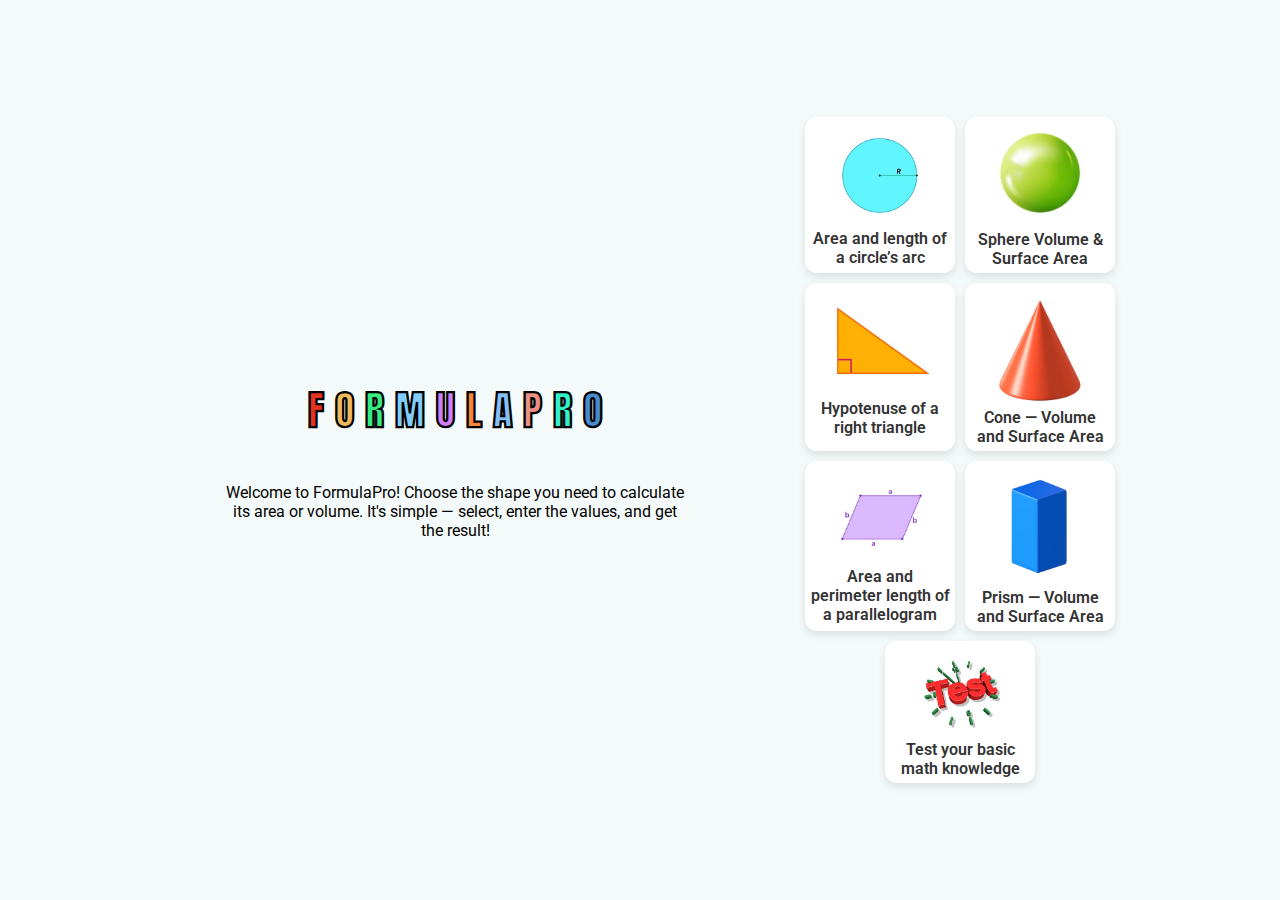
<file: index.html>
<!DOCTYPE html>
<html lang="en">
<head>
    <meta charset="UTF-8">
    <meta name="viewport" content="width=device-width, initial-scale=1.0">
    <link rel="icon" href="./pictures/geometric-shapes.ico" />
    <title>FormulaPro</title>
    <link rel="stylesheet" href="style.css">
</head>
<body>
    <div class="intro">
      <div class="word">
  <span style="color: #e4331f;">F</span>
  <span style="color: #f1b95d;">O</span>
  <span style="color: #37eb82;">R</span>
  <span style="color: #81cdff;">M</span>
  <span style="color: #d17df5;">U</span>
  <span style="color: #f7863b;">L</span>
  <span style="color: #85c0fa;">A</span>
  <span style="color: #ec9086;">P</span>
  <span style="color: #32f0ca;">R</span>
  <span style="color: #488bce;">O</span>
</div>
 <div class="welcome">
 <p>Welcome to FormulaPro!
Choose the shape you need to calculate its area or volume.
It's simple — select, enter the values, and get the result!</p>
</div>
</div>

<div class="container">

  <!-- 3 ряда по 2 кнопки -->
  <div>
    <div class="btn">
      <a href="./circle/circle.html">
        <img src="./pictures/krug.jpg" />
        <p>Area and length of a circle’s arc</p>
      </a>
    </div>
    <div class="btn">
      <a href="./sphere/sphere.html">
      <img src="./pictures/sphere.jpg" />
      <p>Sphere Volume & Surface Area</p>
      </a>
    </div>
  </div>

  <div>
    <div class="btn">
      <a href="./triangle/triangle.html">
      <img src="./pictures/triangle.jpg" />
      <p>Hypotenuse of a right triangle</p>
      </a>
    </div>
    <div class="btn">
        <a href="./cone/cone.html">
      <img src="./pictures/cone.jpg" />
      <p>Cone — Volume and Surface Area</p>
      </a>
    </div>
  </div>

  <div>
    <div class="btn">
        <a href="./parallelogram/parallelogram.html">
      <img src="./pictures/parallelpgram.jpg" />
      <p>Area and perimeter length of a parallelogram</p>
      </a>
    </div>
    <div class="btn">
      <a href="./prism/prism.html">
      <img src="./pictures/paral-ped.jpg" />
      <p>Prism — Volume and Surface Area</p>
      </a>
    </div>
  </div>

  <!-- Кнопка "Test" отдельно снизу -->
  <div style="justify-content: center;">
    <div class="btn">
        <a href="./test/test.html">
      <img src="./pictures/test.jpg" />
      <p>Test your basic math knowledge</p>
      </a>
    </div>






<script src="script.js"></script>
</body>
</html>
</file>
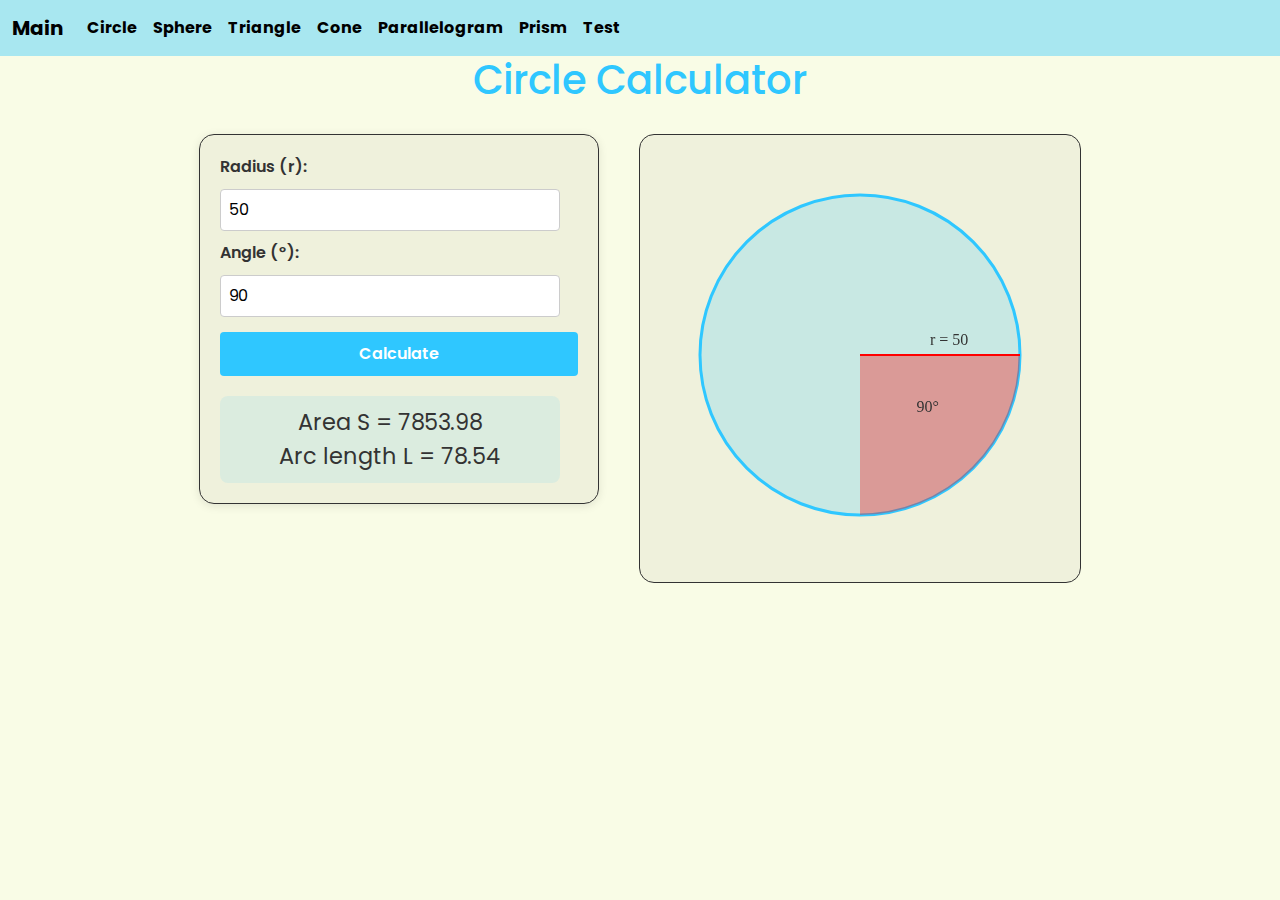
<file: circle/circle.html>
<!DOCTYPE html>
<html lang="en">
<head>
  <meta charset="UTF-8" />
  <meta name="viewport" content="width=device-width, initial-scale=1.0" />
    <link href="https://cdn.jsdelivr.net/npm/bootstrap@5.3.3/dist/css/bootstrap.min.css" rel="stylesheet">
  <title>Circle Calculator</title>
  <link rel="stylesheet" href="circle.css">
  <link href="https://fonts.googleapis.com/css2?family=Poppins:wght@400;600&display=swap" rel="stylesheet">

  <style>
   
  </style>
</head>
<body>
      <nav class="navbar navbar-expand-lg navbar-dark bg-dark">
  <div class="container-fluid">
    <a class="navbar-brand" href="../index.html">Main</a>
    <button class="navbar-toggler" type="button" data-bs-toggle="collapse" data-bs-target="#navbarMain"
      aria-controls="navbarMain" aria-expanded="false" aria-label="Toggle navigation">
      <span class="navbar-toggler-icon"></span>
    </button>

    <div class="collapse navbar-collapse" id="navbarMain">
      <ul class="navbar-nav me-auto mb-2 mb-lg-0">
        <li class="nav-item">
          <a class="nav-link active" aria-current="page" href="../circle/circle.html">Circle</a>
        </li>
        <li class="nav-item">
          <a class="nav-link active" aria-current="page"  href="../sphere/sphere.html">Sphere</a>
        </li>
    <li class="nav-item">
          <a class="nav-link active" aria-current="page" href="../triangle/triangle.html">Triangle</a>
        </li>
            <li class="nav-item">
          <a class="nav-link active" aria-current="page" href="../cone/cone.html">Cone</a>
        </li>
            <li class="nav-item">
          <a class="nav-link active" aria-current="page" href="../parallelogram/parallelogram.html">Parallelogram</a>
        </li>
            <li class="nav-item">
          <a class="nav-link active" aria-current="page" href="../prism/prism.html">Prism</a>
        </li>
            <li class="nav-item">
          <a class="nav-link active" aria-current="page" href="../test/test.html">Test</a>
        </li>
      </ul>

    </div>
  </div>
</nav>

  <div class="bodyBlock">   
    <div class="header">
  <h1>Circle Calculator</h1>
   </div>

<div class="containerBlock">
  <div class="block">
    <form class="formBlock">
      <div class="labels">
        <label for="radius">Radius (r):</label>
        <input type="number" id="radius" value="50" step="1" min="1" />

        <label for="angle">Angle (°):</label>
        <input type="number" id="angle" value="90" step="1" min="0" max="360" />
      </div>
      <button class="button" id="calcBtn" type="button">Calculate</button>

      <div class="result">
        <div id="result"></div>
      </div>
    </form>
  </div>

  <div class="canvasBlock">
    <canvas id="circleCanvas" width="400" height="400"></canvas>
  </div>
</div>
</div>

<script src="circle.js"></script>
 <script src="https://cdn.jsdelivr.net/npm/bootstrap@5.3.3/dist/js/bootstrap.bundle.min.js"></script>
</body>
</html>
</file>
<file: style.css>
@import url('https://fonts.googleapis.com/css?family=Anton|Roboto');


.word {
    font-family: 'Anton', sans-serif;
    perspective: 1000px;
    perspective-origin: 200px 40px;

}
.word span {
    cursor: pointer;
    display: inline-block;
    font-size: 40px;
    user-select: none;
    line-height: .8;
    -webkit-text-stroke: 1px black;
   
}
.word span:nth-child(1).active {
    animation: balance 1.5s ease-out;
    transform-origin: 0% 100% 0px;
}
@keyframes balance {
    0%, 100% {
        transform: rotate(0deg);
    }
   
    30%, 60% {
        transform: rotate(-45deg);
    }
}




.word span:nth-child(2).active {
    animation: shrinkjump 1s ease-in-out;
    transform-origin: bottom center;
}


@keyframes shrinkjump {
    10%, 35% {
        transform: scale(2, .2) translate(0, 0);
    }
   
    45%, 50% {
        transform: scale(1) translate(0, -150px);
    }
   
    80% {
        transform: scale(1) translate(0, 0);
    }
}




.word span:nth-child(3).active {
    animation: falling 2s ease-out;
    transform-origin: bottom center;
}


@keyframes falling {
    12% {
        transform: rotateX(240deg);
    }
   
    24% {
        transform: rotateX(150deg);
    }
   
    36% {
        transform: rotateX(200deg);
    }
   
    48% {
        transform: rotateX(175deg);
    }
   
    60%, 85% {
        transform: rotateX(180deg);
    }
   
    100% {
        transform: rotateX(0deg);
    }
}


.word span:nth-child(4).active {
    animation: rotate 1s ease-out;
}


@keyframes rotate {
    20%, 80% {
        transform: rotateY(180deg);
    }
   
    100% {
        transform: rotateY(360deg);
    }
}


.word span:nth-child(5).active {
    animation: toplong 1.5s linear;
}


@keyframes toplong {
    10%, 40% {
        transform: translateY(-48vh) scaleY(1);
    }
   
    90% {
        transform: translateY(-48vh) scaleY(4);
    }
}


.word span:nth-child(6).active {
    animation: balance 1.5s ease-out;
    transform-origin: 0% 100% 0px;
}


@keyframes balance {
    0%, 100% {
        transform: rotate(0deg);
    }
   
    30%, 60% {
        transform: rotate(-45deg);
    }
}


.word span:nth-child(7).active {
    animation: shrinkjump 1s ease-in-out;
    transform-origin: bottom center;
}


@keyframes shrinkjump {
    10%, 35% {
        transform: scale(2, .2) translate(0, 0);
    }
   
    45%, 50% {
        transform: scale(1) translate(0, -150px);
    }
   
    80% {
        transform: scale(1) translate(0, 0);
    }
}


.word span:nth-child(8).active {
    animation: falling 2s ease-out;
    transform-origin: bottom center;
}


@keyframes falling {
    12% {
        transform: rotateX(240deg);
    }
   
    24% {
        transform: rotateX(150deg);
    }
   
    36% {
        transform: rotateX(200deg);
    }
   
    48% {
        transform: rotateX(175deg);
    }
   
    60%, 85% {
        transform: rotateX(180deg);
    }
   
    100% {
        transform: rotateX(0deg);
    }
}


.word span:nth-child(9).active {
    animation: rotate 1s ease-out;
}


@keyframes rotate {
    20%, 80% {
        transform: rotateY(180deg);
    }
   
    100% {
        transform: rotateY(360deg);
    }
}


.word span:nth-child(10).active {
    animation: toplong 1.5s linear;
}


@keyframes toplong {
    10%, 40% {
        transform: translateY(-18vh) scaleY(1);
    }
   
    90% {
        transform: translateY(-18vh) scaleY(4);
    }
}


body {
  display: flex;
  font-family: 'Roboto', sans-serif;
  justify-content: center;
  flex-direction: row;
  align-items: center;
  min-height: 100vh;
  margin: 0 20px;        
  gap: 60px;            
  background: #f4fafa;
  flex-wrap: wrap;  }


  .intro {
      display: flex;
      flex-direction: column;
      align-items: center;
      text-align: center;
      padding: 20px;
      margin-top: 50px;
    }
.word {
  font-size: 48px;
  font-weight: bold;
  user-select: none;
  flex-shrink: 0;        
}


.welcome {
    width: 460px;
    padding: 20px;
    margin: 20px;
}


img {
  width: 110px;
  height: auto;
  border-radius: 8px;
  object-fit: cover;


  user-select: none;
  pointer-events: none;  
 
}




.container {
  display: flex;
  flex-direction: column;
  gap: 10px;            
  max-width: 360px;
  flex-shrink: 0;      
 
}




.container > div {
  display: flex;
  justify-content: center;
  gap: 10px;            
  flex-wrap: wrap;      
}


.btn {
  display: flex;
  flex-direction: column;
  align-items: center;    
  gap: 5px;              
  cursor: pointer;
  padding: 5px 5px;
  background: white;
  border-radius: 12px;
  box-shadow: 0 4px 8px rgba(0,0,0,0.1);
  transition: transform 0.2s ease, box-shadow 0.2s ease;
  user-select: none;
  width: 140px;          
  text-align: center;
  color: #333;
  font-weight: 600;
  font-size: 1rem;
}


.btn:hover {
  transform: translateY(-6px);
  box-shadow: 0 8px 15px rgba(0,0,0,0.2);
}
p {
    margin: 0;
   
}


a {
  text-decoration: none;
  color: #333;          
}



@media all and (max-width: 909px) {
   
    .intro {
        margin-top: 50px;
    }
    .welcome {
        padding: 5px;
        margin: 5px;
    }
   
}




@media all and (max-width: 495px) {
     .word {
    font-size: 28px;
  }

  .welcome {
	width: 100%;
	padding: 10px;
	margin: 10px;
  }


  .intro {
    padding: 10px;
    margin-top: 30px;
  }
}



@media all and (max-width: 390px) {
   
img {
  width: 90px;


}
p {
    font-size: 14px;
}

     .word {
    font-size: 18px;
  }
.btn {
 
  width: 130px;      
  font-size: 14px;
}


}
</file>
<file: circle/circle.css>
body {
  background: #f9fce6;
  font-family: 'Poppins', sans-serif;
 
  color: #333;
}
.bodyBlock {
 display: flex;
  flex-direction: column;
  align-items: center;

}
.navbar {
  background-color: rgb(47, 199, 255, 0.4) !important;
}
.navbar .nav-link {
  color: black !important;
   font-weight: bold;
}
.navbar .navbar-brand {
  color: black !important;
   font-weight: bold;
}

.navbar-dark .navbar-toggler-icon {
  background-image: url("data:image/svg+xml;charset=utf8,%3Csvg viewBox='0 0 30 30' xmlns='http://www.w3.org/2000/svg'%3E%3Cpath stroke='black' stroke-width='2' stroke-linecap='round' stroke-miterlimit='10' d='M4 7h22M4 15h22M4 23h22'/%3E%3C/svg%3E");
}
h1 {
  font-size: 2.5em;
  margin-bottom: 30px;
  text-align: center;
  color: #2fc7ff;
}

.containerBlock {
  display: flex;
  justify-content: center;
  align-items: flex-start;
  flex-wrap: wrap;
  gap: 40px;
  max-width: 1200px;
  width: 100%;
}

.block {
  display: flex;
  flex-direction: column;
  align-items: center;
  border: 1px solid #333;
  background: rgba(51, 34, 31, 0.05);
  border-radius: 15px;
  padding: 20px;
  box-shadow: 0 2px 10px rgba(0, 0, 0, 0.1);
  width: 400px;
}

.formBlock {
  display: flex;
  flex-direction: column;
  width: 100%;
}

.labels {
  display: flex;
  flex-direction: column;
  gap: 10px;
  width: 100%;
}

.labels label {
  font-weight: 600;
}

.labels input {
  width: 95%;
  padding: 8px;
  border: 1px solid #ccc;
  border-radius: 4px;
  font-family: inherit;
}

.button {
  margin-top: 15px;
  padding: 10px 20px;
  background: #2fc7ff;
  border: none;
  color: white;
  border-radius: 4px;
  cursor: pointer;
  font-family: inherit;
  font-size: 16px;
  font-weight: 600;
  transition: background 0.3s;
}

.button:hover {
  background: #1da0cc;
}

.result {
  margin-top: 20px;
  padding: 10px;
  background: rgba(47, 199, 255, 0.1);
  border-radius: 8px;
  width: 95%;
  text-align: center;
  font-size: 1.4em;
  color: #333;
}

.canvasBlock {
  border: 1px solid #333;
  border-radius: 15px;
  background: rgba(51, 34, 31, 0.05);
  padding: 20px;
}

canvas {
  max-width: 100%;
  height: auto;
  border-radius: 15px;
}

@media (max-width: 920px) {
  .block {
    width: 300px;
  }
  canvas {
    width: 360px;
  }
}

@media (max-width: 700px) {
  h1 {
    font-size: 1.6em;
    margin: 10px;
  }
  .containerBlock {
    
    flex-direction: column;
    align-items: center;
  }
  .block {
    width: 95%;
    margin: 5px;
    padding: 10px;
  }
  .canvasBlock {
    width: 300px;
  }
  canvas {
    width: 300px;
  }
}
@media (max-width: 550px) {

    h1 {
        margin: 5px;
    }
    .labels {
        font-size: 14px;
    }
    #radius {
        padding: 3px;
    }
    #angle {
        padding: 3px;
    }
    #calcBtn {
   margin: 5px;
   padding: 5px;
    }
    .result {
         margin: 5px;
   padding: 5px;
   font-size: 18px;
    }
    .containerBlock {

  gap: 10px;

}
}

@media (max-width: 310px) {
     canvas {
    width: 270px;
  }
    .canvasBlock {
    width: 270px;
  }
}
</file>
